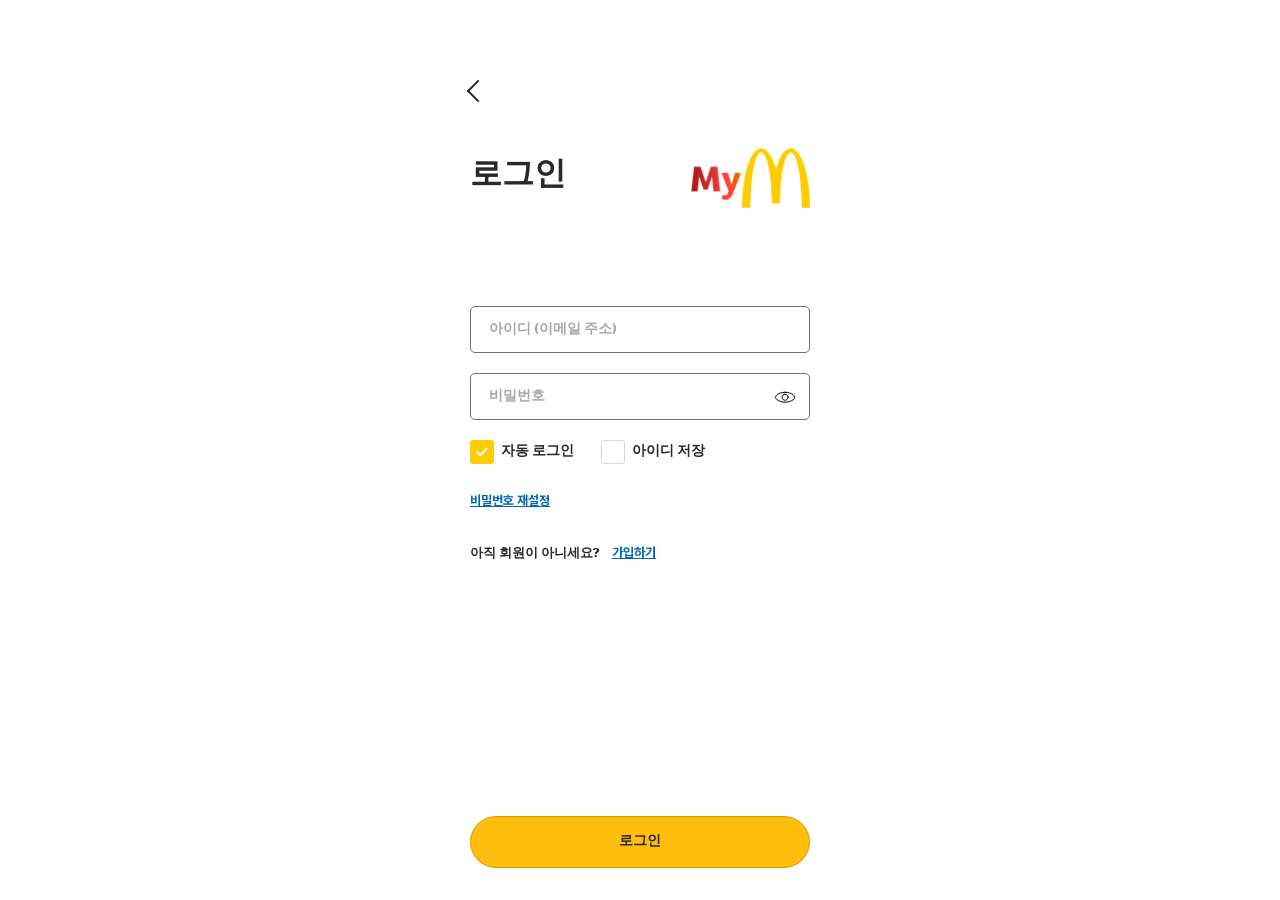
<file: McDonald/login.html>
<!DOCTYPE html>
<html lang="ko">
<head>
    <meta charset="UTF-8">
    <meta name="viewport" content="width=device-width, initial-scale=1.0">
    <title>McDonald's 로그인</title>

    <link rel="stylesheet" href="../css/default.css">

    <style>
        @font-face {
            font-family: "Speedee";
            font-weight: 400;
            font-style: normal;
            font-display: swap;
            src: url("font/SPEEDEE-REGULAR.TTF") format("truetype");
        }

        @font-face {
            font-family: "Speedee";
            font-weight: 700;
            font-style: normal;
            font-display: swap;
            src: url("font/SPEEDEE-BOLD.TTF") format("truetype");
        }

        @font-face {
            font-family: "Pretendard Variable";
            font-weight: 100 900;
            font-style: normal;
            font-display: swap;
            src: url("font/PretendardVariable.ttf") format("truetype");
        }

        :root {
            --font-speedee: "Speedee", sans-serif;
            --font-pre: "Pretendard Variable", sans-serif;

            --primary: #FFCC00;
            --button: #FFBE0D;
            --text: #292929;
            --border: #707070;
            --placeholder: #a7a7a7;
            --link: #0067b9;
        }

        html {
            font-size: 62.5%;
        }

        body {
            min-width: 360px;
            background-color: #fff;
            color: var(--text);
            font-family: var(--font-speedee);
            font-size: 1.6rem;
        }

        #wrap {
            width: 100%;
            max-width: 390px;
            min-width: 360px;
            min-height: 100dvh;
            margin: 0 auto;
            background-color: #fff;
        }

        header {
            position: relative;
            height: 120px;
            padding: 82px 25px 0;
        }

        .prev_bttn {
            position: absolute;
            top: 83px;
            left: 25px;
            width: 16px;
            height: 16px;
            padding: 0;
            border: 0;
            border-left: 2px solid var(--text);
            border-bottom: 2px solid var(--text);
            background: transparent;
            transform: rotate(45deg);
        }

        main {
            min-height: calc(100dvh - 120px);
            padding: 28px 25px 32px;
            display: flex;
            flex-direction: column;
        }

        .login_head {
            display: flex;
            align-items: center;
            justify-content: space-between;
            margin-bottom: 98px;
        }

        .login_head h1 {
            margin: 0;
            font-family: var(--font-speedee);
            font-size: 3.2rem;
            font-weight: 700;
            line-height: 1;
        }

        .logo {
            display: block;
            width: 120px;
            height: auto;
        }

        .login_form {
            width: 100%;
        }

        .input_box {
            position: relative;
            width: 100%;
            height: 47px;
            margin-bottom: 20px;
        }

        .input_box input {
            width: 100%;
            height: 100%;
            padding: 0 18px;
            border: 1px solid var(--border);
            border-radius: 5px;
            background-color: #fff;
            color: var(--text);
            font-family: var(--font-speedee);
            font-size: 1.4rem;
            font-weight: 700;
            line-height: 47px;
        }

        .input_box input::placeholder {
            color: var(--placeholder);
            opacity: 1;
            font-family: var(--font-speedee);
            font-weight: 700;
        }

        .pw_bttn {
            position: absolute;
            top: 50%;
            right: 10px;
            width: 30px;
            height: 30px;
            padding: 0;
            border: 0;
            background: transparent url("img/mcEye.svg") no-repeat center / 30px 30px;
            transform: translateY(-50%);
        }

        .login_option {
            display: flex;
            align-items: center;
            gap: 27px;
            margin-top: 8px;
        }

        .login_option label {
            display: flex;
            align-items: center;
            gap: 7px;
            font-family: var(--font-speedee);
            font-size: 1.4rem;
            font-weight: 700;
            line-height: 1.2;
            white-space: nowrap;
        }

        .login_option input {
            appearance: none;
            width: 24px;
            height: 24px;
            margin: 0;
            border: 1px solid #d8d8d8;
            border-radius: 3px;
            background-color: #fff;
        }

        .login_option input:checked {
            border-color: var(--primary);
            background-color: var(--primary);
        }

        .login_option input:checked::after {
            content: "";
            display: block;
            width: 6px;
            height: 11px;
            margin: 4px auto 0;
            border-right: 2px solid #fff;
            border-bottom: 2px solid #fff;
            transform: rotate(45deg);
        }

        .login_link {
            display: flex;
            flex-direction: column;
            gap: 28px;
            margin-top: 27px;
        }

        .login_link a {
            width: fit-content;
            color: var(--link);
            font-family: var(--font-pre);
            font-size: 1.3rem;
            font-weight: 700;
            text-decoration: underline;
        }

        .signup {
            margin-top: 4px;
            color: var(--text);
            font-family: var(--font-speedee);
            font-size: 1.3rem;
            font-weight: 700;
        }

        .signup a {
            margin-left: 10px;
            color: var(--link);
            text-decoration: underline;
        }

        .login_bttn {
            width: 100%;
            height: 52px;
            margin-top: auto;
            border: 1px solid #d19d00;
            border-radius: 28px;
            background-color: var(--button);
            color: var(--text);
            font-family: var(--font-speedee);
            font-size: 1.4rem;
            font-weight: 700;
        }
    </style>
</head>

<body>
    <div id="wrap">

        <header>
            <button type="button" class="prev_bttn">
                <span class="sr-only">이전</span>
            </button>
        </header>

        <main>
            <div class="login_head">
                <h1>로그인</h1>

                <img
                    src="img/Frame 42.png"
                    alt="My McDonald's"
                    class="logo"
                >
            </div>

            <form action="" class="login_form">
                <fieldset>
                    <legend class="sr-only">로그인</legend>

                    <div class="input_box">
                        <label for="email" class="sr-only">아이디(이메일 주소)</label>
                        <input
                            type="email"
                            id="email"
                            name="email"
                            placeholder="아이디 (이메일 주소)"
                        >
                    </div>

                    <div class="input_box">
                        <label for="password" class="sr-only">비밀번호</label>
                        <input
                            type="password"
                            id="password"
                            name="password"
                            placeholder="비밀번호"
                        >

                        <button type="button" class="pw_bttn" aria-label="비밀번호 보기">
                        </button>
                    </div>

                    <div class="login_option">
                        <label>
                            <input type="checkbox" name="auto-login" checked>
                            <span>자동 로그인</span>
                        </label>

                        <label>
                            <input type="checkbox" name="save-id">
                            <span>아이디 저장</span>
                        </label>
                    </div>
                </fieldset>
            </form>

            <div class="login_link">
                <a href="#">비밀번호 재설정</a>

                <p class="signup">
                    아직 회원이 아니세요?
                    <a href="#">가입하기</a>
                </p>
            </div>

            <button type="button" class="login_bttn">
                로그인
            </button>
        </main>

    </div>
</body>
</html>
</file>
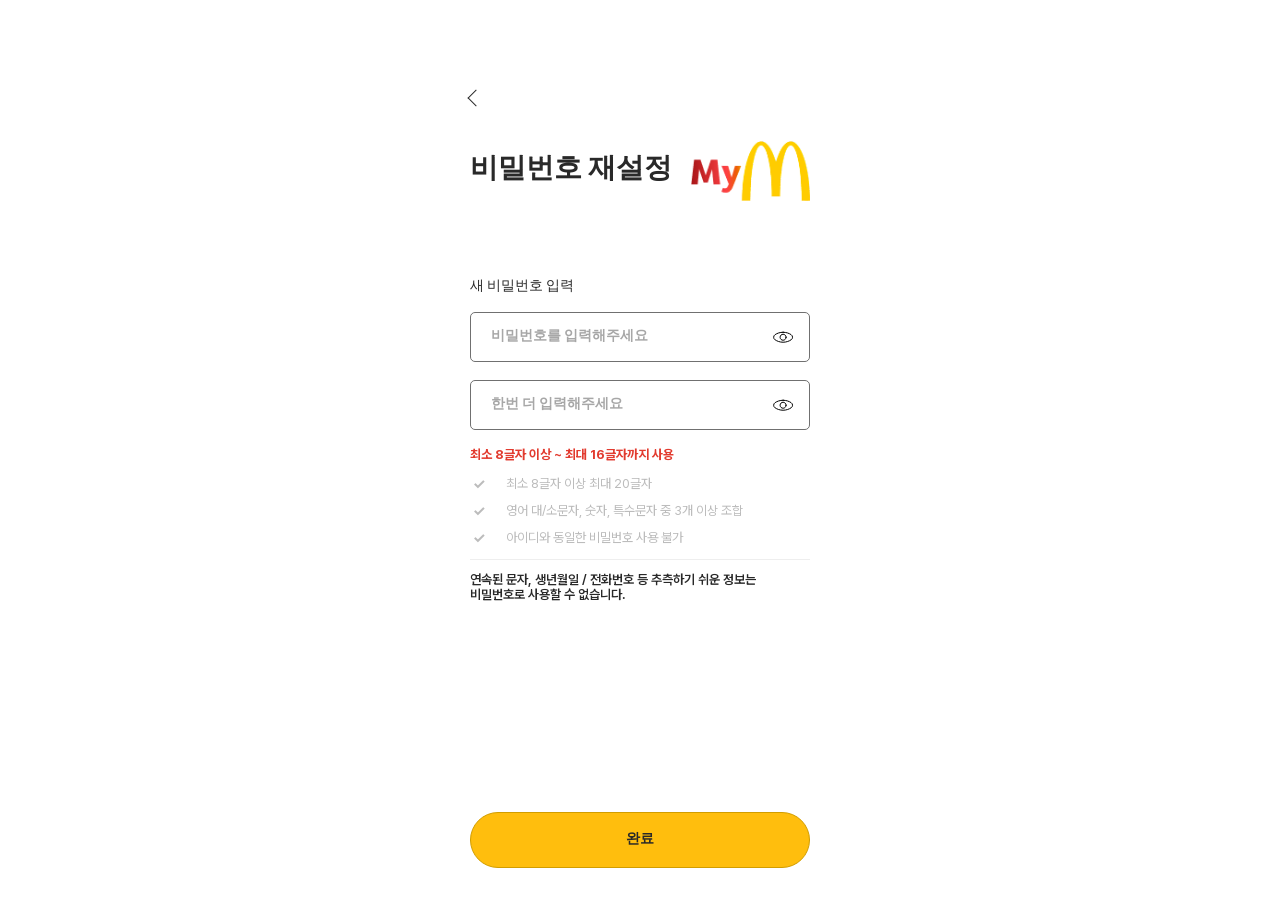
<file: McDonald/password-1.html>
<!DOCTYPE html>
<html lang="ko">
<head>
    <meta charset="UTF-8">
    <meta name="viewport" content="width=device-width, initial-scale=1.0">
    <title>McDonald's 비밀번호 재설정 - 1</title>

    <link rel="stylesheet" href="../css/default.css">

    <style>
        @font-face {
            font-family: "Speedee";
            font-weight: 400;
            font-style: normal;
            font-display: swap;
            src: url("font/SPEEDEE-REGULAR.TTF") format("truetype");
        }

        @font-face {
            font-family: "Speedee";
            font-weight: 700;
            font-style: normal;
            font-display: swap;
            src: url("font/SPEEDEE-BOLD.TTF") format("truetype");
        }

        @font-face {
            font-family: "Pretendard Variable";
            font-weight: 100 900;
            font-style: normal;
            font-display: swap;
            src: url("font/PretendardVariable.ttf") format("truetype");
        }

        :root {
            --font-speedee: "Speedee", sans-serif;
            --font-pre: "Pretendard Variable", sans-serif;

            --primary: #FFCC00;
            --button: #FFBE0D;
            --text: #292929;
            --border: #707070;
            --placeholder: #a7a7a7;
            --error: #e23b2f;
            --rule: #cfcfcf;
            --rule-text: #bcbcbc;
        }

        html {
            font-size: 62.5%;
        }

        body {
            min-width: 360px;
            background-color: #fff;
            color: var(--text);
            font-family: var(--font-speedee);
            font-size: 1.6rem;
        }

        #wrap {
            width: 100%;
            max-width: 390px;
            min-width: 360px;
            min-height: 100dvh;
            margin: 0 auto;
            background-color: #fff;
        }

        header {
            position: relative;
            height: 141px;
            padding: 0 25px;
        }

        .prev_bttn {
            position: absolute;
            top: 92px;
            left: 25px;
            width: 12px;
            height: 12px;
            padding: 0;
            border: 0;
            border-left: 1.5px solid var(--text);
            border-bottom: 1.5px solid var(--text);
            background: transparent;
            transform: rotate(45deg);
        }

        main {
            min-height: calc(100dvh - 141px);
            padding: 0 25px 32px;
            display: flex;
            flex-direction: column;
        }

        .password_head {
            display: flex;
            align-items: center;
            justify-content: space-between;
            margin-bottom: 76px;
        }

        .password_head h1 {
            margin: 0;
            font-family: var(--font-speedee);
            font-size: 2.8rem;
            font-weight: 700;
            line-height: 1;
        }

        .logo {
            display: block;
            width: 120px;
            height: auto;
        }

        .password_form {
            width: 100%;
            flex: 1;
            display: flex;
            flex-direction: column;
        }

        .password_form fieldset {
            display: flex;
            flex-direction: column;
        }

        .password_form legend {
            margin-bottom: 14px;
            font-family: var(--font-speedee);
            font-size: 1.4rem;
            font-weight: 400;
        }

        .password_input_box {
            position: relative;
            width: 100%;
            height: 50px;
            margin-bottom: 18px;
        }

        .password_input_box input {
            width: 100%;
            height: 100%;
            padding: 0 48px 0 20px;
            border: 1px solid var(--border);
            border-radius: 5px;
            background-color: #fff;
            color: var(--text);
            font-family: var(--font-speedee);
            font-size: 1.4rem;
            font-weight: 700;
            line-height: 50px;
        }

        .password_input_box input::placeholder {
            color: var(--placeholder);
            opacity: 1;
            font-family: var(--font-speedee);
            font-weight: 700;
        }

        .password_view {
            position: absolute;
            top: 50%;
            right: 12px;
            width: 30px;
            height: 30px;
            padding: 0;
            border: 0;
            background: transparent url("img/mcEye.svg") no-repeat center / 30px 30px;
            transform: translateY(-50%);
        }

        .password_message {
            margin: -1px 0 12px;
            color: var(--error);
            font-family: var(--font-pre);
            font-size: 1.3rem;
            font-weight: 700;
            line-height: 1.2;
        }

        .password_rules {
            display: flex;
            flex-direction: column;
        }

        .password_rule_list {
            display: flex;
            flex-direction: column;
            gap: 9px;
            margin: 0 0 12px;
            padding: 0;
            font-family: var(--font-pre);
            font-size: 1.3rem;
            line-height: 1.2;
            color: var(--rule-text);
        }

        .password_rule_list li {
            display: flex;
            align-items: center;
            gap: 18px;
        }

        .password_rule_list li::before {
            content: "✓";
            flex: 0 0 18px;
            font-size: 1.5rem;
            font-weight: 700;
            text-align: center;
            color: var(--rule-text);
        }

        .rule_line {
            width: 100%;
            height: 1px;
            background-color: #eeeeee;
        }

        .password_notice {
            margin-top: 12px;
            font-family: var(--font-pre);
            font-size: 1.3rem;
            font-weight: 600;
            line-height: 1.2;
        }

        .complete_bttn {
            width: 100%;
            height: 56px;
            margin-top: auto;
            border: 1px solid #d19d00;
            border-radius: 30px;
            background-color: var(--button);
            color: var(--text);
            font-family: var(--font-speedee);
            font-size: 1.4rem;
            font-weight: 700;
        }
    </style>
</head>

<body>
    <div id="wrap">

        <header>
            <button type="button" class="prev_bttn">
                <span class="sr-only">이전</span>
            </button>
        </header>

        <main>
            <div class="password_head">
                <h1>비밀번호 재설정</h1>

                <img
                    src="img/Frame 42.png"
                    alt="My McDonald's"
                    class="logo"
                >
            </div>

            <form action="" class="password_form">
                <fieldset>
                    <legend>새 비밀번호 입력</legend>

                    <div class="password_input_box">
                        <label for="new-password" class="sr-only">새 비밀번호</label>
                        <input
                            type="password"
                            id="new-password"
                            name="password"
                            placeholder="비밀번호를 입력해주세요"
                        >
                        <button type="button" class="password_view" aria-label="비밀번호 보기">
                        </button>
                    </div>

                    <div class="password_input_box">
                        <label for="password-confirm" class="sr-only">비밀번호 확인</label>
                        <input
                            type="password"
                            id="password-confirm"
                            name="password_confirm"
                            placeholder="한번 더 입력해주세요"
                        >
                        <button type="button" class="password_view" aria-label="비밀번호 보기">
                        </button>
                    </div>

                    <p class="password_message">
                        최소 8글자 이상 ~ 최대 16글자까지 사용
                    </p>
                </fieldset>

                <section class="password_rules">
                    <h2 class="sr-only">비밀번호 설정 조건</h2>

                    <ul class="password_rule_list">
                        <li>최소 8글자 이상 최대 20글자</li>
                        <li>영어 대/소문자, 숫자, 특수문자 중 3개 이상 조합</li>
                        <li>아이디와 동일한 비밀번호 사용 불가</li>
                    </ul>

                    <div class="rule_line" aria-hidden="true"></div>

                    <p class="password_notice">
                        연속된 문자, 생년월일 / 전화번호 등 추측하기 쉬운 정보는 비밀번호로 사용할 수 없습니다.
                    </p>
                </section>

                <button type="submit" class="complete_bttn">
                    완료
                </button>
            </form>
        </main>

    </div>
</body>
</html>
</file>
<file: css/default.css>
/* ============================================================
   reset.css
   Responsive Reset — Mobile / iOS / Android / Desktop
   ============================================================ */


/* ------------------------------------------------------------
   1. Box Sizing
   ------------------------------------------------------------ */
*,
*::before,
*::after {
  box-sizing: border-box;
}


/* ------------------------------------------------------------
   2. Reset Margin & Padding
   ------------------------------------------------------------ */
* {
  margin: 0;
  padding: 0;
}


/* ------------------------------------------------------------
   3. Root / HTML
   ------------------------------------------------------------ */
html {
  -webkit-text-size-adjust: 100%;
  text-size-adjust: 100%;
  /* scroll-behavior는 전역 설정 대신 필요한 곳에 개별 적용 권장 */
}


/* ------------------------------------------------------------
   4. Body
   ------------------------------------------------------------ */
body {
  min-height: 100dvh;
  line-height: 1.5;
  text-rendering: optimizeSpeed;
  -webkit-font-smoothing: antialiased;
  -moz-osx-font-smoothing: grayscale;
  overflow-x: hidden;
}

/* overflow-x 양쪽 차단 */
html {
  overflow-x: hidden;
}


/* ------------------------------------------------------------
   5. Typography
   ------------------------------------------------------------ */
h1, h2, h3, h4, h5, h6, p {
  overflow-wrap: break-word;
  word-break: keep-all; /* 한국어 줄바꿈 최적화 */
}


/* ------------------------------------------------------------
   6. Lists
   ------------------------------------------------------------ */
ul,
ol {
  list-style: none;
}


/* ------------------------------------------------------------
   7. Links
   ------------------------------------------------------------ */
a {
  color: inherit;
  text-decoration: none;
}


/* ------------------------------------------------------------
   8. Media
   ------------------------------------------------------------ */
img,
picture,
video,
canvas,
svg {
  display: block;
  max-width: 100%;
  vertical-align: middle; /* 인라인 이미지 하단 틈새 제거 */
}

/* 이미지 비율 유지 */
img {
  height: auto;
}


/* ------------------------------------------------------------
   9. Form Elements
   ------------------------------------------------------------ */
input,
button,
textarea,
select {
  font: inherit;
  color: inherit;
  background: none;
  border: none;
  padding: 0;
}

/* iOS 기본 스타일 제거 */
button,
input[type="button"],
input[type="submit"],
input[type="reset"],
input,
textarea,
select {
  appearance: none;
  -webkit-appearance: none;
  border-radius: 0;
}

/* 버튼 커서 */
button,
[type="button"],
[type="submit"],
[type="reset"],
[role="button"] {
  cursor: pointer;
}

/* Textarea */
textarea {
  resize: vertical;
}

/* Remove iOS input inner shadow */
input:not([type="range"]),
textarea {
  -webkit-appearance: none;
}


/* ------------------------------------------------------------
   10. Tables
   ------------------------------------------------------------ */
table {
  border-collapse: collapse;
  border-spacing: 0;
}


/* ------------------------------------------------------------
   11. Accessibility
   ------------------------------------------------------------ */
/* 포커스 링 — 완전 제거 대신 커스텀 유지 (접근성) */
:focus {
  outline: none;
}
:focus-visible {
  outline: 2px solid currentColor;
  outline-offset: 2px;
}

/* 스크린리더 전용 숨김 유틸 */
.sr-only {
  position: absolute;
  width: 1px;
  height: 1px;
  padding: 0;
  margin: -1px;
  overflow: hidden;
  clip: rect(0, 0, 0, 0);
  white-space: nowrap;
  border: 0;
}

/* 모션 감소 설정 대응 */
@media (prefers-reduced-motion: reduce) {
  *,
  *::before,
  *::after {
    animation-duration: 0.01ms !important;
    animation-iteration-count: 1 !important;
    transition-duration: 0.01ms !important;
    scroll-behavior: auto !important;
  }
}

/* hidden 속성 보장 */
[hidden] {
  display: none !important;
}


/* ------------------------------------------------------------
   12. Touch / Tap 최적화
   ------------------------------------------------------------ */
a,
button {
  -webkit-tap-highlight-color: transparent;
}

button,
a,
input,
select,
textarea {
  touch-action: manipulation;
}


/* ------------------------------------------------------------
   13. Inherit (선택적)
   ------------------------------------------------------------ */
/* 일부 브라우저에서 상속 누락 보완 */
fieldset {
  border: none;
}

legend {
  padding: 0;
}

/* hr 기본 스타일 초기화 */
hr {
  border: none;
  border-top: 1px solid currentColor;
  margin: 0;
}
</file>
